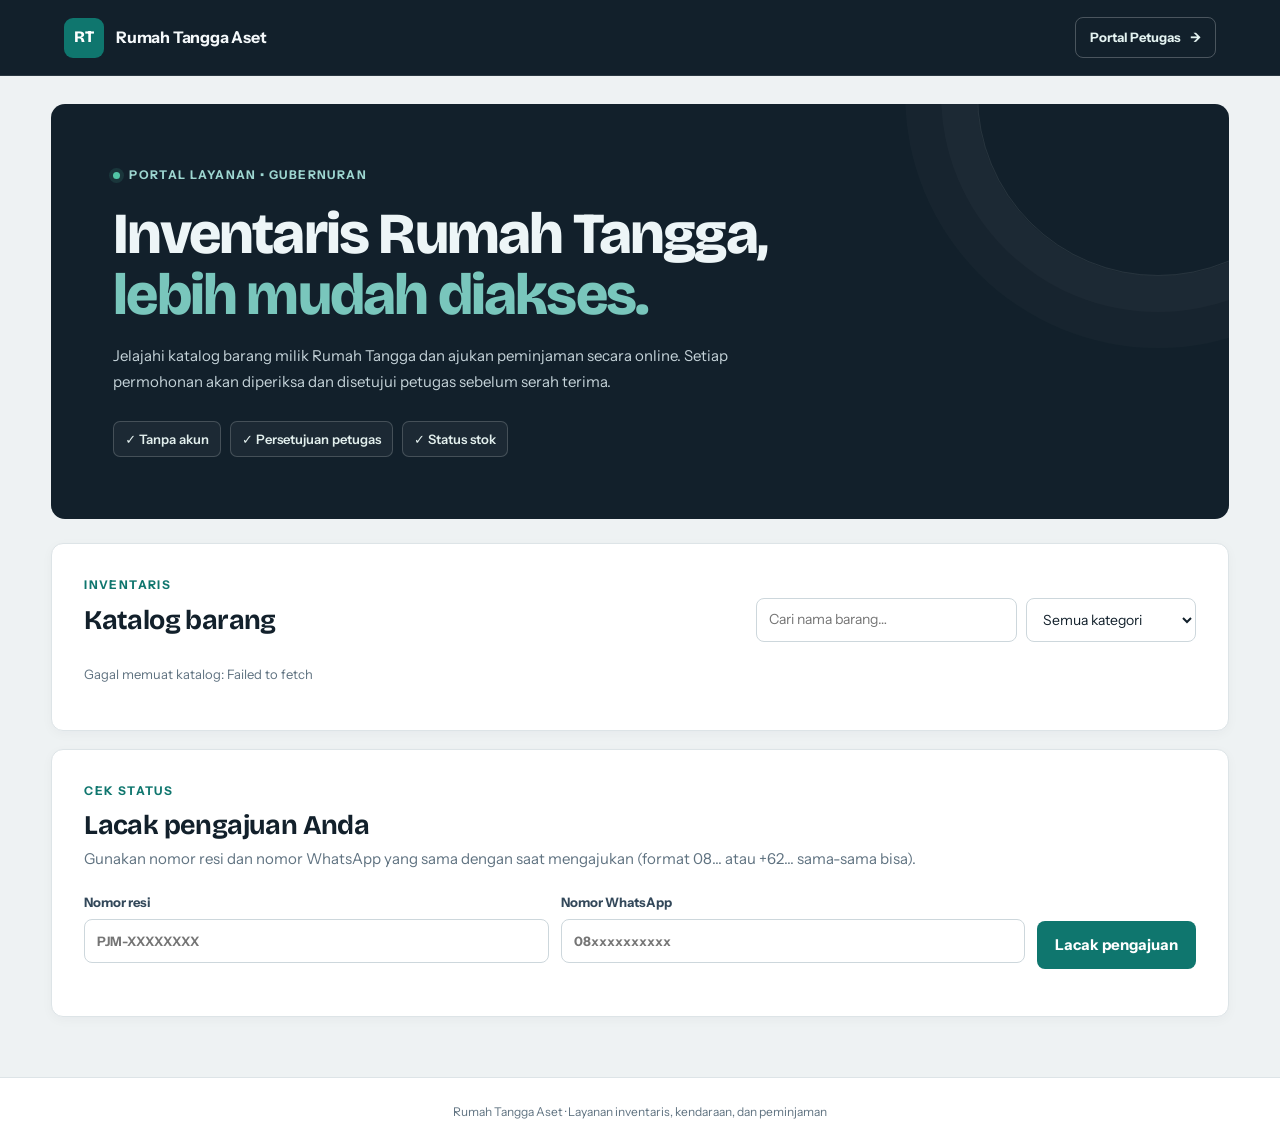
<file: index.html>
<!doctype html>
<html lang="id">
  <head>
    <meta charset="utf-8" />
    <meta name="viewport" content="width=device-width,initial-scale=1" />
    <title>Katalog Barang | Rumah Tangga Aset</title>
    <link rel="preconnect" href="https://fonts.googleapis.com" />
    <link rel="preconnect" href="https://fonts.gstatic.com" crossorigin />
    <link
      href="https://fonts.googleapis.com/css2?family=Bricolage+Grotesque:opsz,wght@12..96,600;12..96,700;12..96,800&family=Instrument+Sans:wght@400;500;600;700&display=swap"
      rel="stylesheet"
    />
    <link rel="stylesheet" href="assets/style.css" />
    <link rel="stylesheet" href="assets/public.css" />
  </head>
  <body>
    <header class="top">
      <a class="logo" href="index.html"
        ><span>RT</span><b>Rumah Tangga Aset</b></a
      ><a class="admin" href="admin.html">Portal Petugas <span>→</span></a>
    </header>
    <main>
      <section class="hero">
        <div class="eyebrow">
          <span class="live-dot"></span> PORTAL LAYANAN • GUBERNURAN
        </div>
        <h1>Inventaris Rumah Tangga,<br /><em>lebih mudah diakses.</em></h1>
        <p>
          Jelajahi katalog barang milik Rumah Tangga dan ajukan peminjaman
          secara online. Setiap permohonan akan diperiksa dan disetujui petugas
          sebelum serah terima.
        </p>
        <div class="hero-tags">
          <span>✓ Tanpa akun</span><span>✓ Persetujuan petugas</span
          ><span>✓ Status stok</span>
        </div>
      </section>
      <section class="catalog panel-shell">
        <div class="catalog-top">
          <div>
            <div class="eyebrow">INVENTARIS</div>
            <h2>Katalog barang</h2>
          </div>
          <div class="tools">
            <input
              id="search"
              type="search"
              placeholder="Cari nama barang…"
              aria-label="Cari barang"
            /><select id="category" aria-label="Filter kategori">
              <option value="">Semua kategori</option>
            </select>
          </div>
        </div>
        <div id="status" role="status">Memuat katalog…</div>
        <div id="grid" class="grid"></div>
      </section>
      <section class="catalog panel-shell tracker-shell">
        <div class="catalog-top">
          <div>
            <div class="eyebrow">CEK STATUS</div>
            <h2>Lacak pengajuan Anda</h2>
            <p class="muted">
              Gunakan nomor resi dan nomor WhatsApp yang sama dengan saat mengajukan (format 08… atau +62… sama-sama bisa).
            </p>
          </div>
        </div>
        <form id="trackForm" class="track-form">
          <label
            >Nomor resi<input
              name="loan_id"
              required
              placeholder="PJM-XXXXXXXX" /></label
          ><label
            >Nomor WhatsApp<input
              name="contact"
              type="tel"
              required
              placeholder="08xxxxxxxxxx" /></label
          ><button type="submit">Lacak pengajuan</button>
        </form>
        <div id="trackResult" role="status"></div>
      </section>
    </main>
    <div id="dialog" class="overlay" hidden>
      <div
        class="modal"
        role="dialog"
        aria-modal="true"
        aria-labelledby="formTitle"
      >
        <button class="close" id="close" aria-label="Tutup">×</button>
        <div class="eyebrow">FORMULIR PEMINJAMAN</div>
        <h2 id="formTitle">Ajukan barang</h2>
        <p id="selected" class="muted"></p>
        <form id="request">
          <input type="hidden" name="asset_id" id="asset_id" />
          <div class="trap">
            <label
              >Website<input name="website" autocomplete="off" tabindex="-1"
            /></label>
          </div>
          <label
            >Nama lengkap<input name="name" maxlength="100" required /></label
          ><label
            >Bagian / instansi<input
              name="department"
              maxlength="120"
              required /></label
          ><label
            >Nomor HP / WhatsApp<input
             name="contact"
                type="tel"
                maxlength="22"
                placeholder="08xxxxxxxxxx"
                required/></label
          ><label id="qtyLabel"
            >Jumlah<input
              name="quantity"
              type="number"
              min="1"
              max="1000"
              value="1"
              required /></label
          ><input type="hidden" name="kind" id="kind" value="asset" /><label
            >Keperluan<textarea
              name="purpose"
              maxlength="500"
              rows="3"
              required
            ></textarea>
          </label>
          <div class="dates">
            <label
              >Tanggal penggunaan<input
                name="usage_date"
                type="date"
                required /></label
            ><label
              >Tanggal pengembalian<input name="due_date" type="date" required
            /></label>
          </div>
          <p class="muted small">
            Identitas dan kontak digunakan untuk memproses pengajuan.
            Persetujuan bukan jaminan stok sampai serah terima.
          </p>
          <button id="send" type="submit">Kirim permohonan</button>
          <div id="formMessage" role="status"></div>
        </form>
      </div>
    </div>
    <div id="detail" class="overlay" hidden>
      <div class="modal detail" role="dialog" aria-modal="true" aria-labelledby="dTitle">
        <button class="close" id="dClose" aria-label="Tutup">×</button>
        <div id="dBody"></div>
      </div>
    </div>
    <footer>
      Rumah Tangga Aset · Layanan inventaris, kendaraan, dan peminjaman
    </footer>
    <script src="config.js"></script>
    <script src="assets/public.js"></script>
  </body>
</html>
</file>
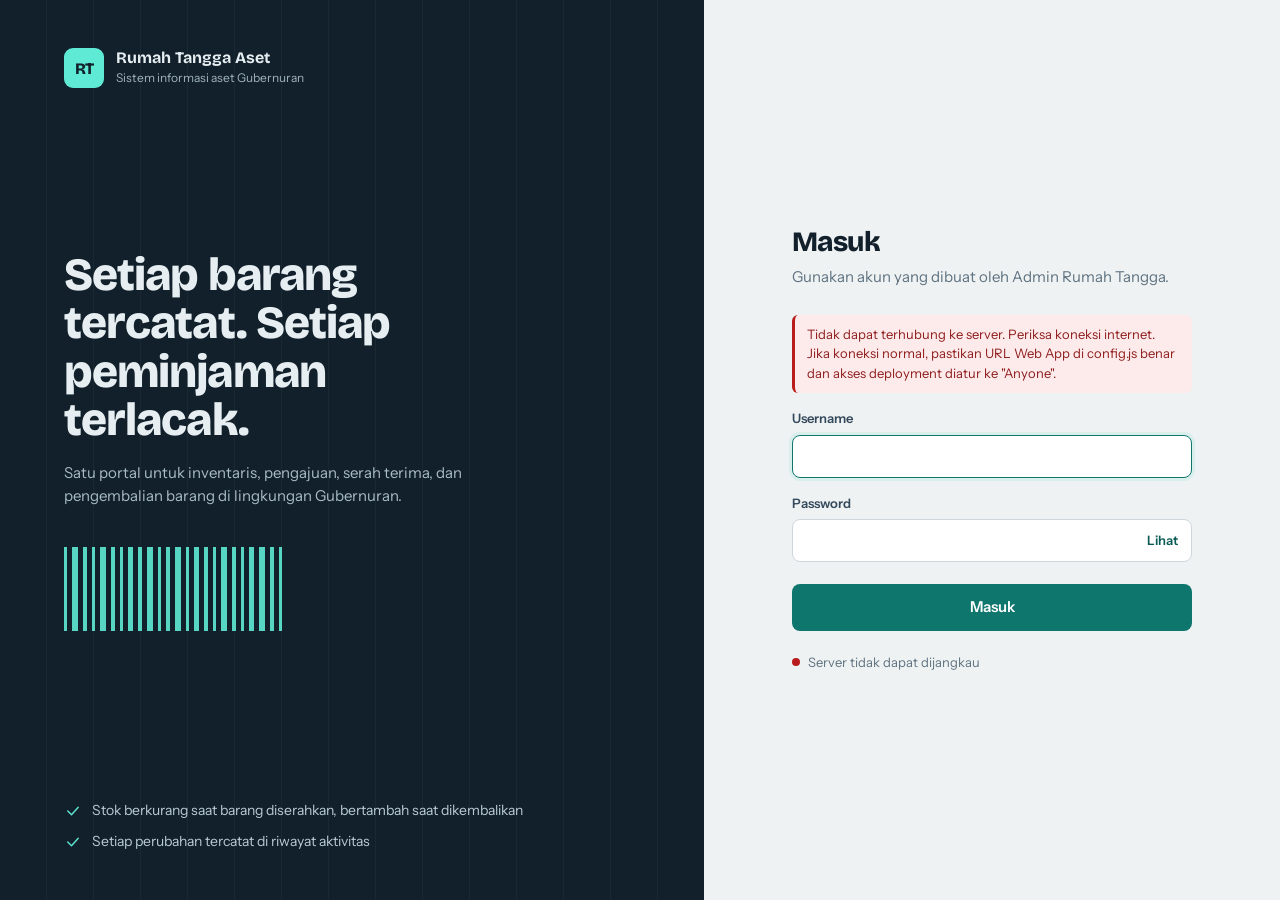
<file: admin.html>
<!doctype html>
<html lang="id">
<head>
<meta charset="utf-8">
<meta name="viewport" content="width=device-width,initial-scale=1">
<meta name="theme-color" content="#12202b">
<title>Rumah Tangga Aset</title>
<link rel="preconnect" href="https://fonts.googleapis.com">
<link rel="preconnect" href="https://fonts.gstatic.com" crossorigin>
<link rel="stylesheet" href="https://fonts.googleapis.com/css2?family=Bricolage+Grotesque:opsz,wght@12..96,600;12..96,700;12..96,800&family=Instrument+Sans:wght@400;500;600;700&display=swap">
<link rel="stylesheet" href="assets/style.css">
</head>
<body>
<div class="progress" id="progress" aria-hidden="true"></div>
<div id="app">
  <div class="splash" role="status" aria-live="polite">
    <div class="bars" aria-hidden="true"><i></i><i></i><i></i><i></i><i></i><i></i><i></i><i></i><i></i></div>
    <p>Memuat Rumah Tangga Aset</p>
  </div>
</div>
<div id="toast" class="toast" role="status" aria-live="polite"></div>
<div id="modalRoot"></div>
<noscript><p style="padding:24px">Aplikasi ini membutuhkan JavaScript.</p></noscript>
<script src="config.js"></script>
<script src="assets/app.js"></script>
<script src="assets/premium.js"></script>
</body>
</html>
</file>
<file: assets/style.css>
/* Rumah Tangga Aset — tampilan baru */
:root{
  --ink:#12202b;      /* teks & sidebar */
  --ink-2:#1b2f3d;
  --ink-3:#2a4456;
  --teal:#0f766e;     /* aksi utama */
  --teal-d:#0b5c56;
  --teal-l:#d9efec;
  --amber:#c2410c;    /* penanda perhatian */
  --bg:#eef2f3;
  --card:#fff;
  --line:#dde4e7;
  --muted:#5f7280;
  --green:#15803d; --green-bg:#e3f4e9;
  --red:#b91c1c;   --red-bg:#fdeaea;
  --blue:#1d4ed8;  --blue-bg:#e6edfc;
  --warn:#a16207;  --warn-bg:#fdf1d6;
  --r:10px;
  --head:'Bricolage Grotesque','Segoe UI',system-ui,sans-serif;
  --body:'Instrument Sans','Segoe UI',system-ui,-apple-system,sans-serif;
}
*{box-sizing:border-box}
html{-webkit-text-size-adjust:100%}
body{margin:0;background:var(--bg);color:var(--ink);font-family:var(--body);font-size:15px;line-height:1.5}
button,input,select,textarea{font:inherit;color:inherit}
button{cursor:pointer}
:focus-visible{outline:3px solid #5eead4;outline-offset:2px}
h1,h2,h3,p{margin:0}

/* ---------- Loader: barcode ---------- */
.bars{display:flex;align-items:flex-end;gap:4px;height:44px;color:var(--teal)}
.bars i{display:block;height:100%;background:currentColor;border-radius:1px;transform-origin:bottom;animation:scan 1.2s cubic-bezier(.45,.05,.35,1) infinite}
.bars i:nth-child(3n+1){width:3px}.bars i:nth-child(3n+2){width:6px}.bars i:nth-child(3n){width:4px}
.bars i:nth-child(1){animation-delay:0s}.bars i:nth-child(2){animation-delay:.08s}.bars i:nth-child(3){animation-delay:.16s}
.bars i:nth-child(4){animation-delay:.24s}.bars i:nth-child(5){animation-delay:.32s}.bars i:nth-child(6){animation-delay:.40s}
.bars i:nth-child(7){animation-delay:.48s}.bars i:nth-child(8){animation-delay:.56s}.bars i:nth-child(9){animation-delay:.64s}
@keyframes scan{0%,100%{transform:scaleY(.18);opacity:.45}45%{transform:scaleY(1);opacity:1}}
.bars.sm{height:16px;gap:2px}.bars.sm i{width:2px!important}
.splash{min-height:100vh;display:flex;flex-direction:column;align-items:center;justify-content:center;gap:18px;color:var(--muted);font-size:14px}
.splash p{font-weight:500}
.page-loading{display:flex;align-items:center;gap:12px;color:var(--muted);font-size:13px;margin-bottom:18px}

/* progress bar tipis di atas halaman untuk setiap request */
.progress{position:fixed;left:0;top:0;height:3px;width:100%;background:transparent;z-index:100;overflow:hidden;opacity:0;transition:opacity .2s}
.progress.on{opacity:1}
.progress::after{content:"";position:absolute;inset:0;width:40%;background:var(--teal);animation:slide 1s ease-in-out infinite}
@keyframes slide{0%{transform:translateX(-100%)}100%{transform:translateX(250%)}}

/* skeleton */
.sk{background:linear-gradient(90deg,#e4eaec 25%,#f1f5f6 37%,#e4eaec 63%);background-size:400% 100%;animation:shimmer 1.4s ease infinite;border-radius:6px}
@keyframes shimmer{0%{background-position:100% 50%}100%{background-position:0 50%}}
.sk-row{height:14px;margin:14px 0}.sk-stat{height:104px;border-radius:var(--r)}

/* tombol sibuk */
.btn.is-busy{position:relative;color:transparent!important;pointer-events:none}
.btn.is-busy::after{content:"";position:absolute;left:50%;top:50%;width:16px;height:16px;margin:-8px 0 0 -8px;border:2px solid #fff;border-right-color:transparent;border-radius:50%;animation:spin .7s linear infinite}
.btn.light.is-busy::after,.btn.danger.is-busy::after{border-color:var(--ink);border-right-color:transparent}
@keyframes spin{to{transform:rotate(360deg)}}

/* ---------- Form & tombol ---------- */
.field{width:100%;min-width:0;border:1px solid #cdd7dc;border-radius:8px;padding:10px 12px;background:#fff;font-size:14px;transition:border-color .15s,box-shadow .15s}
.field:hover{border-color:#a9b9c1}
.field:focus{outline:none;border-color:var(--teal);box-shadow:0 0 0 3px var(--teal-l)}
textarea.field{min-height:84px;resize:vertical}
label{display:block;font-size:13px;font-weight:600;color:#33485a;margin:0 0 6px}
.btn{border:0;border-radius:8px;padding:10px 16px;font-weight:600;font-size:14px;background:var(--teal);color:#fff;transition:background .15s,transform .05s}
.btn:hover{background:var(--teal-d)}
.btn:active{transform:translateY(1px)}
.btn[disabled]{opacity:.6;cursor:not-allowed}
.btn.dark{background:var(--ink)}.btn.dark:hover{background:var(--ink-3)}
.btn.light{background:#e8eef0;color:#2c4252}.btn.light:hover{background:#dbe4e8}
.btn.danger{background:var(--red-bg);color:var(--red)}.btn.danger:hover{background:#f9d6d6}
.btn.small{padding:6px 11px;font-size:13px}

/* ---------- Login ---------- */
.login{min-height:100vh;display:grid;grid-template-columns:minmax(0,1.1fr) minmax(0,.9fr)}
.login-art{background:var(--ink);color:#e6eef2;padding:48px clamp(28px,5vw,72px);display:flex;flex-direction:column;justify-content:space-between;position:relative;overflow:hidden}
.login-art::before{content:"";position:absolute;inset:0;background:repeating-linear-gradient(90deg,transparent 0 46px,rgba(255,255,255,.035) 46px 47px);pointer-events:none}
.login-art>*{position:relative}
.brand{display:flex;align-items:center;gap:12px}
.brand-mark{width:40px;height:40px;border-radius:9px;background:#5eead4;color:var(--ink);display:grid;place-items:center;font:800 16px var(--head);letter-spacing:-.5px}
.brand b{display:block;font:700 16px var(--head);line-height:1.1}
.brand small{display:block;font-size:12px;color:#9fb3bf;margin-top:2px}
.login-art h2{font:800 clamp(30px,3.6vw,48px)/1.05 var(--head);letter-spacing:-.02em;max-width:15ch}
.login-art .lede{margin-top:18px;color:#a8bcc7;max-width:42ch}
.tagstrip{display:flex;align-items:flex-end;gap:5px;height:84px;margin-top:40px;color:#5eead4;opacity:.9}
.tagstrip i{display:block;height:100%;background:currentColor}
.login-points{display:grid;gap:10px;margin-top:6px;font-size:14px;color:#b9cbd4}
.login-points span{display:flex;gap:10px;align-items:center}
.login-points svg{flex:none;color:#5eead4}
.login-panel{display:grid;place-items:center;padding:32px 24px;background:var(--bg)}
.login-card{width:min(400px,100%)}
.login-card h1{font:800 28px/1.1 var(--head);letter-spacing:-.02em}
.login-card .sub{color:var(--muted);margin:8px 0 26px}
.login-card .row{margin-bottom:16px}
.pw{position:relative}
.pw .field{padding-right:68px}
.pw button{position:absolute;right:6px;top:50%;transform:translateY(-50%);border:0;background:transparent;color:var(--teal-d);font-weight:600;font-size:13px;padding:6px 8px;border-radius:6px}
.pw button:hover{background:var(--teal-l)}
.login-card .btn{width:100%;padding:12px;font-size:15px;margin-top:6px}
.login-err{display:none;background:var(--red-bg);color:#8f1d1d;border-left:3px solid var(--red);border-radius:6px;padding:10px 12px;font-size:13px;margin-bottom:16px}
.login-err.show{display:block}
.conn{display:inline-flex;align-items:center;gap:8px;font-size:13px;color:var(--muted);margin-top:22px}
.conn i{width:8px;height:8px;border-radius:50%;background:#a3b1ba}
.conn.ok i{background:var(--green)}.conn.bad i{background:var(--red)}
.conn.wait i{animation:blink 1s ease-in-out infinite}
@keyframes blink{50%{opacity:.25}}

/* ---------- Shell ---------- */
.app{min-height:100vh;display:flex}
.sidebar{width:252px;background:var(--ink);color:#fff;padding:24px 14px;display:flex;flex-direction:column;flex:none;position:sticky;top:0;height:100vh}
.sidebar .brand{padding:0 10px 28px}
.nav-item{display:flex;align-items:center;gap:12px;width:100%;border:0;background:transparent;color:#b3c5ce;text-align:left;padding:11px 12px;border-radius:8px;margin:2px 0;font-weight:500;font-size:14.5px;transition:background .15s,color .15s}
.nav-item svg{flex:none;opacity:.85}
.nav-item:hover{background:var(--ink-2);color:#fff}
.nav-item.active{background:var(--teal);color:#fff;font-weight:600}
.side-bottom{margin-top:auto;padding:16px 10px 0;border-top:1px solid #29414f;color:#8ea3af;font-size:12.5px}
.main{flex:1;min-width:0}
.topbar{height:72px;background:#fff;border-bottom:1px solid var(--line);padding:0 32px;display:flex;align-items:center;justify-content:space-between;gap:12px;position:sticky;top:0;z-index:5}
.topbar h1{font:700 22px var(--head);letter-spacing:-.01em}
.top-left{display:flex;align-items:center;gap:10px}
.mobile-menu{display:none;border:0;background:transparent;padding:6px;border-radius:8px}
.top-actions{display:flex;align-items:center;gap:12px}
.user-chip{display:flex;gap:10px;align-items:center}
.avatar{width:36px;height:36px;border-radius:50%;background:var(--teal-l);color:var(--teal-d);display:grid;place-items:center;font-weight:700;font-size:13px}
.user-chip b{display:block;font-size:14px;line-height:1.2}
.user-chip small{display:block;font-size:12px;color:var(--muted)}
.logout{border:1px solid var(--line);background:#fff;padding:8px 12px;border-radius:8px;font-size:13px;font-weight:600;color:#33485a}
.logout:hover{background:#f3f6f7}
.content{padding:28px 32px 40px;max-width:1440px;margin:0 auto}
footer{text-align:center;color:#8a9aa4;font-size:12px;padding:8px 0 24px}
.scrim{display:none}

.page-head{display:flex;justify-content:space-between;align-items:flex-end;gap:16px;margin-bottom:20px}
.page-head h2{font:700 20px var(--head);letter-spacing:-.01em}
.page-head p{color:var(--muted);font-size:14px;margin-top:3px}

/* kartu statistik: tiap angka punya warna penanda di sisi kiri */
.stats{display:grid;grid-template-columns:repeat(4,minmax(0,1fr));gap:14px;margin-bottom:20px}
.stat{background:var(--card);border:1px solid var(--line);border-left:4px solid var(--teal);border-radius:var(--r);padding:16px 18px}
.stat.s2{border-left-color:var(--green)}.stat.s3{border-left-color:var(--amber)}.stat.s4{border-left-color:var(--blue)}
.stat span{display:block;color:var(--muted);font-size:13.5px}
.stat strong{display:block;font:800 34px/1.1 var(--head);letter-spacing:-.02em;margin-top:8px}
.panel{background:var(--card);border:1px solid var(--line);border-radius:var(--r);padding:18px;margin-bottom:16px;min-width:0}
.panel-title{margin-bottom:14px}
.panel-title h3{font:700 16px var(--head)}
.alert{display:flex;align-items:center;justify-content:space-between;gap:12px;background:var(--warn-bg);border:1px solid #f1d58f;color:#6b4a06;border-radius:var(--r);padding:12px 16px;margin-bottom:16px;font-size:14px}
.quick-grid{display:grid;grid-template-columns:repeat(auto-fit,minmax(220px,1fr));gap:12px}
.quick{display:flex;gap:14px;align-items:flex-start;border:1px solid var(--line);border-radius:var(--r);padding:16px;background:#fff;text-align:left;transition:border-color .15s,background .15s}
.quick:hover{border-color:var(--teal);background:#f6fbfa}
.quick svg{color:var(--teal);flex:none;margin-top:2px}
.quick b{display:block;font-size:15px}
.quick small{color:var(--muted);font-size:13px}

.toolbar{display:flex;gap:10px;margin-bottom:14px;flex-wrap:wrap}
.toolbar .field{max-width:320px}
.table-wrap{overflow:auto;border:1px solid var(--line);border-radius:8px}
table{width:100%;border-collapse:collapse;white-space:nowrap}
th{text-align:left;color:var(--muted);font-size:12.5px;font-weight:600;padding:10px 14px;background:#f5f8f9;border-bottom:1px solid var(--line)}
td{padding:12px 14px;border-bottom:1px solid #edf1f3;font-size:14px;vertical-align:top}
tbody tr:hover td{background:#fafcfc}
tr:last-child td{border-bottom:0}
td .sub{display:block;color:var(--muted);font-size:12.5px;margin-top:2px}
td.num{font-variant-numeric:tabular-nums}
.code{font-family:ui-monospace,SFMono-Regular,Menlo,Consolas,monospace;font-size:12.5px;color:#3d5463}
.badge{display:inline-block;border-radius:999px;padding:3px 10px;font-size:12.5px;font-weight:600;background:#e8eef0;color:#45596a}
.badge.green{background:var(--green-bg);color:var(--green)}
.badge.amber{background:var(--warn-bg);color:var(--warn)}
.badge.red{background:var(--red-bg);color:var(--red)}
.badge.blue{background:var(--blue-bg);color:var(--blue)}
.badge.teal{background:var(--teal-l);color:var(--teal-d)}
.actions{display:flex;gap:6px;flex-wrap:wrap}
.empty{text-align:center;color:var(--muted);padding:36px 16px}
.note{background:var(--red-bg);border-left:3px solid var(--red);padding:12px 14px;color:#7f1d1d;font-size:14px;border-radius:6px}

.form-grid{display:grid;grid-template-columns:1fr 1fr;gap:14px}
.form-field.full{grid-column:1/-1}
.modal-backdrop{position:fixed;inset:0;background:rgba(10,24,33,.6);display:grid;place-items:center;padding:18px;z-index:60;animation:fade .15s ease-out}
.modal{width:min(620px,100%);max-height:92vh;overflow:auto;background:#fff;border-radius:14px;padding:24px;box-shadow:0 24px 70px rgba(5,15,22,.4);animation:pop .18s ease-out}
.modal h2{font:700 20px var(--head)}
.modal p.d{color:var(--muted);font-size:14px;margin:4px 0 18px}
.modal-actions{display:flex;justify-content:flex-end;gap:8px;margin-top:20px}
@keyframes fade{from{opacity:0}}
@keyframes pop{from{opacity:0;transform:translateY(8px) scale(.985)}}

.toast{position:fixed;bottom:22px;right:22px;max-width:min(420px,calc(100vw - 44px));background:var(--ink);color:#fff;padding:12px 16px;border-radius:9px;font-size:14px;opacity:0;transform:translateY(10px);pointer-events:none;transition:.2s;z-index:90}
.toast.show{opacity:1;transform:none}
.toast.err{background:#7f1d1d}

@media(max-width:1000px){.stats{grid-template-columns:repeat(2,minmax(0,1fr))}}
@media(max-width:880px){
  .login{grid-template-columns:1fr}
  .login-art{padding:28px 24px;gap:28px}
  .login-art h2{font-size:30px}
  .tagstrip,.login-points{display:none}
  .sidebar{position:fixed;left:-270px;top:0;bottom:0;width:256px;z-index:30;transition:left .22s}
  .sidebar.open{left:0}
  .scrim.show{display:block;position:fixed;inset:0;background:rgba(10,24,33,.5);z-index:25}
  .mobile-menu{display:block}
  .topbar{padding:0 16px;height:64px}
  .topbar h1{font-size:19px}
  .user-chip div:last-child{display:none}
  .content{padding:20px 16px 32px}
  .page-head{flex-direction:column;align-items:flex-start}
}
@media(max-width:560px){
  .stats{gap:10px}.stat{padding:14px}.stat strong{font-size:28px}
  .form-grid{grid-template-columns:1fr}.form-field.full{grid-column:auto}
}
@media(prefers-reduced-motion:reduce){
  *,*::before,*::after{animation-duration:.01ms!important;animation-iteration-count:1!important;transition-duration:.01ms!important}
  .bars i{transform:none;opacity:1}.bars i:nth-child(2n){opacity:.55}
}

/* Premium extension */
.signature-wrap{display:grid;gap:10px}.signature-wrap canvas{max-width:100%;display:block}
@media print{.sidebar,.topbar,.page-head .actions,footer{display:none!important}.main{margin:0!important}.content{padding:0!important}.panel{box-shadow:none!important;border:1px solid #ddd!important}}

/* Foto inventaris & kendaraan */
.thumb{width:64px;height:48px;object-fit:cover;border-radius:6px;background:#f0f5f5;display:block}
.thumb-empty{width:64px;height:48px;border-radius:6px;background:#f0f5f5;color:#8a9aa4;display:grid;place-items:center;font-size:11px}
.photo-preview{display:block;max-width:100%;max-height:150px;object-fit:cover;border-radius:8px;margin-top:8px;border:1px solid var(--line)}
.note-cell{white-space:normal;min-width:180px;max-width:280px;color:#33485a}
</file>
<file: assets/public.css>
/* Public portal — shared visual language with staff dashboard */
:root{--pub-bg:var(--bg,#eef2f3);--pub-ink:var(--ink,#12202b);--pub-teal:var(--teal,#0f766e);--pub-line:var(--line,#dde4e7)}
*{box-sizing:border-box}
html{-webkit-text-size-adjust:100%;scroll-behavior:smooth}
body{margin:0;background:var(--pub-bg);color:var(--pub-ink);font-family:var(--body,'Instrument Sans',system-ui,sans-serif);font-size:15px;line-height:1.55}
button,input,select,textarea{font:inherit;color:inherit}button{cursor:pointer}
.top{height:76px;display:flex;align-items:center;justify-content:space-between;padding:0 clamp(20px,5vw,76px);background:var(--ink,#12202b);color:#f4f8fa;border-bottom:1px solid rgba(255,255,255,.1);position:sticky;top:0;z-index:5}
.logo{display:flex;align-items:center;gap:12px;text-decoration:none;color:inherit;font-size:16px;letter-spacing:-.2px}
.logo span{width:40px;height:40px;display:grid;place-items:center;background:var(--teal,#0f766e);color:white;border-radius:9px;font-weight:800;font-family:var(--head,'Bricolage Grotesque',sans-serif)}
.logo b{font-weight:700}
.admin{display:inline-flex;align-items:center;gap:9px;color:#e4f3f1;text-decoration:none;font-size:13px;font-weight:700;border:1px solid rgba(255,255,255,.24);padding:9px 14px;border-radius:8px;transition:.18s}
.admin:hover{background:rgba(255,255,255,.1);border-color:rgba(255,255,255,.45)}
main{max-width:1440px;margin:auto;padding:28px clamp(16px,4vw,58px) 60px}
.hero{background:var(--ink,#12202b);color:#edf5f7;border-radius:14px;padding:clamp(30px,5vw,62px);position:relative;overflow:hidden}
.hero:after{content:"";position:absolute;width:360px;height:360px;border:1px solid rgba(255,255,255,.09);border-radius:50%;right:-110px;top:-190px;box-shadow:0 0 0 36px rgba(255,255,255,.025),0 0 0 72px rgba(255,255,255,.02);pointer-events:none}
.eyebrow{font-size:10px;letter-spacing:1.8px;font-weight:800;color:#9dd6d0;display:flex;align-items:center;gap:9px}
.live-dot{width:7px;height:7px;border-radius:50%;background:#51c6a6;box-shadow:0 0 0 4px rgba(81,198,166,.13)}
.hero h1{font-family:var(--head,'Bricolage Grotesque',sans-serif);font-size:clamp(32px,4.8vw,58px);line-height:1.06;letter-spacing:-1.8px;max-width:760px;margin:19px 0 16px;font-weight:800}
.hero h1 em{font-style:normal;color:#79c6bc}
.hero p{max-width:650px;color:#c5d3d9;font-size:15px;line-height:1.75}
.hero-tags{display:flex;gap:9px;flex-wrap:wrap;margin-top:26px}
.hero-tags span{font-size:12px;font-weight:600;color:#e2efed;border:1px solid rgba(255,255,255,.18);border-radius:7px;padding:7px 11px;background:rgba(255,255,255,.045)}
.catalog{margin-top:24px;background:#fff;border:1px solid var(--pub-line);border-radius:12px;padding:clamp(20px,3vw,32px);box-shadow:0 3px 12px rgba(18,32,43,.035)}
.catalog-top{display:flex;justify-content:space-between;align-items:end;gap:18px;margin-bottom:22px}
.catalog-top .eyebrow{color:var(--pub-teal)}
.catalog h2{font-family:var(--head,'Bricolage Grotesque',sans-serif);font-size:27px;letter-spacing:-.6px;margin-top:5px}
.tools{display:flex;gap:9px;min-width:min(100%,440px)}
.tools input,.tools select,.modal input,.modal textarea{border:1px solid #cdd7dc;border-radius:8px;background:#fff;padding:10px 12px;font-size:14px;min-width:0}
.tools input{flex:1}.tools select{width:170px}
.tools input:focus,.tools select:focus,.modal input:focus,.modal textarea:focus{outline:none;border-color:var(--pub-teal);box-shadow:0 0 0 3px #d9efec}
#status{font-size:13px;color:var(--muted,#5f7280);margin:0 0 14px}
.grid{display:grid;grid-template-columns:repeat(4,minmax(0,1fr));gap:15px}
.item{border:1px solid var(--pub-line);border-radius:10px;padding:16px;display:flex;flex-direction:column;gap:11px;min-width:0;transition:transform .16s,border-color .16s,box-shadow .16s;background:#fff}
.item:hover{transform:translateY(-2px);border-color:#b8d4d0;box-shadow:0 8px 22px rgba(18,32,43,.07)}
.item .symbol{height:112px;display:grid;place-items:center;font-size:42px;background:#f0f5f5;border-radius:8px;color:var(--pub-teal)}
.item .meta{font-size:12px;color:var(--muted,#5f7280)}
.item h3{font-family:var(--head,'Bricolage Grotesque',sans-serif);font-size:18px;line-height:1.25;letter-spacing:-.25px}
.stock{font-size:12px;font-weight:700;color:#15803d;background:#e3f4e9;border-radius:6px;padding:6px 8px;align-self:flex-start}
.stock.empty{color:#b91c1c;background:#fdeaea}
.item button,#send,.modal form button{border:0;border-radius:8px;padding:11px 14px;background:var(--teal,#0f766e);color:white;font-size:13px;font-weight:700;transition:.16s}
.item button:hover,#send:hover,.modal form button:hover{background:var(--teal-d,#0b5c56)}
.item button:disabled{background:#d9e0e3;color:#75838b;cursor:not-allowed}
.overlay{position:fixed;inset:0;background:rgba(10,25,35,.68);z-index:10;display:grid;place-items:center;padding:16px;overflow:auto;backdrop-filter:blur(3px)}
.overlay[hidden]{display:none}
.modal{background:#fff;border:1px solid var(--pub-line);border-radius:13px;padding:28px;max-width:560px;width:100%;position:relative;max-height:95vh;overflow:auto;box-shadow:0 22px 70px rgba(0,0,0,.25)}
.close{position:absolute;right:17px;top:12px;border:0;background:transparent;font-size:28px;color:var(--muted)}
.modal .eyebrow{color:var(--pub-teal)}.modal h2{font-family:var(--head,'Bricolage Grotesque',sans-serif);font-size:26px;margin:7px 0}.muted{color:var(--muted,#5f7280)}.small{font-size:12px;line-height:1.5}
form{display:grid;gap:13px}
form label{display:grid;gap:6px;font-size:12px;font-weight:700;color:#33485a}
form input,form textarea{width:100%}
.dates{display:grid;grid-template-columns:1fr 1fr;gap:12px}
.trap{position:absolute;left:-10000px}
#formMessage{font-size:13px;font-weight:700;color:var(--red,#b91c1c)}
footer{text-align:center;padding:25px 16px;color:var(--muted);font-size:12px;border-top:1px solid var(--pub-line);background:#fff}
@media(max-width:1050px){.grid{grid-template-columns:repeat(3,minmax(0,1fr))}}
@media(max-width:720px){.top{height:66px;padding:0 16px}.logo{font-size:14px}.logo span{width:36px;height:36px}.admin{font-size:12px;padding:8px 10px}main{padding:16px 14px 38px}.hero{padding:30px 23px}.catalog-top{align-items:stretch;flex-direction:column}.tools{min-width:0}.grid{grid-template-columns:repeat(2,minmax(0,1fr))}.item{padding:12px}.item .symbol{height:88px}.item h3{font-size:16px}}
@media(max-width:430px){.grid{grid-template-columns:1fr 1fr;gap:9px}.item .symbol{height:76px}.item button{padding:10px 8px;font-size:12px}.tools{flex-direction:column}.tools select{width:100%}.dates{grid-template-columns:1fr}.modal{padding:22px 18px}}

.tracker-shell{margin-top:18px}.track-form{display:grid;grid-template-columns:1fr 1fr auto;gap:12px;align-items:end}.track-form label{display:grid;gap:6px;font-size:12px;font-weight:700}.track-form input{padding:11px 12px;border:1px solid #cdd7dc;border-radius:8px}.track-form button{padding:12px 18px;background:var(--teal,#0f766e);border:0;border-radius:8px;color:white;font-weight:700}#trackResult{margin-top:15px}.track-card{background:#f2f7f6;border:1px solid #d8e7e4;border-radius:9px;padding:15px}.track-status{font-weight:800;color:#0f766e;font-size:17px}.item .photo{height:112px;width:100%;object-fit:cover;border-radius:8px;background:#f0f5f5}.item .symbol{height:112px}.item .plate{font-size:12px;font-weight:700;color:#516574}
@media(max-width:720px){.track-form{grid-template-columns:1fr}.track-form button{min-height:44px}}

/* Koreksi V5: keterbacaan & foto */
.eyebrow{font-size:12px;letter-spacing:1.4px}
form label,.track-form label{font-size:13px}
.small{font-size:13px}
.item .meta,.item .plate,.stock,.hero-tags span{font-size:13px}
.item .photo,.item .symbol{width:100%;height:auto;aspect-ratio:4/3}
.item{cursor:pointer}.item:focus-visible{outline:3px solid #5eead4;outline-offset:2px}
.item .more{font-size:13px;font-weight:600;color:var(--pub-teal)}
.modal.detail{max-width:640px}.dphoto{width:100%;aspect-ratio:16/9;object-fit:cover;border-radius:10px;margin-bottom:16px;background:#f0f5f5}
.dmeta{display:flex;flex-wrap:wrap;gap:10px 16px;align-items:center;margin:6px 0 18px;font-size:14px;color:#33485a}
.dh{font-family:var(--head,'Bricolage Grotesque',sans-serif);font-size:17px;margin:0 0 10px}
.specs{display:grid;grid-template-columns:minmax(110px,170px) 1fr;margin:0 0 20px;border:1px solid var(--pub-line);border-radius:9px;overflow:hidden}
.specs dt,.specs dd{margin:0;padding:10px 13px;border-bottom:1px solid #edf1f3;font-size:14px}
.specs dt{background:#f5f8f9;font-weight:700;color:#33485a}
.specs dd{overflow-wrap:anywhere}.specs dd.full{grid-column:1/-1}
.specs>:nth-last-child(-n+2):is(dt,dd){border-bottom:0}
#dRequest{border:0;border-radius:8px;padding:12px 18px;background:var(--teal,#0f766e);color:#fff;font-weight:700;width:100%}
#dRequest:hover{background:var(--teal-d,#0b5c56)}#dRequest:disabled{background:#d9e0e3;color:#75838b;cursor:not-allowed}
@media(max-width:430px){.specs{grid-template-columns:100px 1fr}}
</file>
